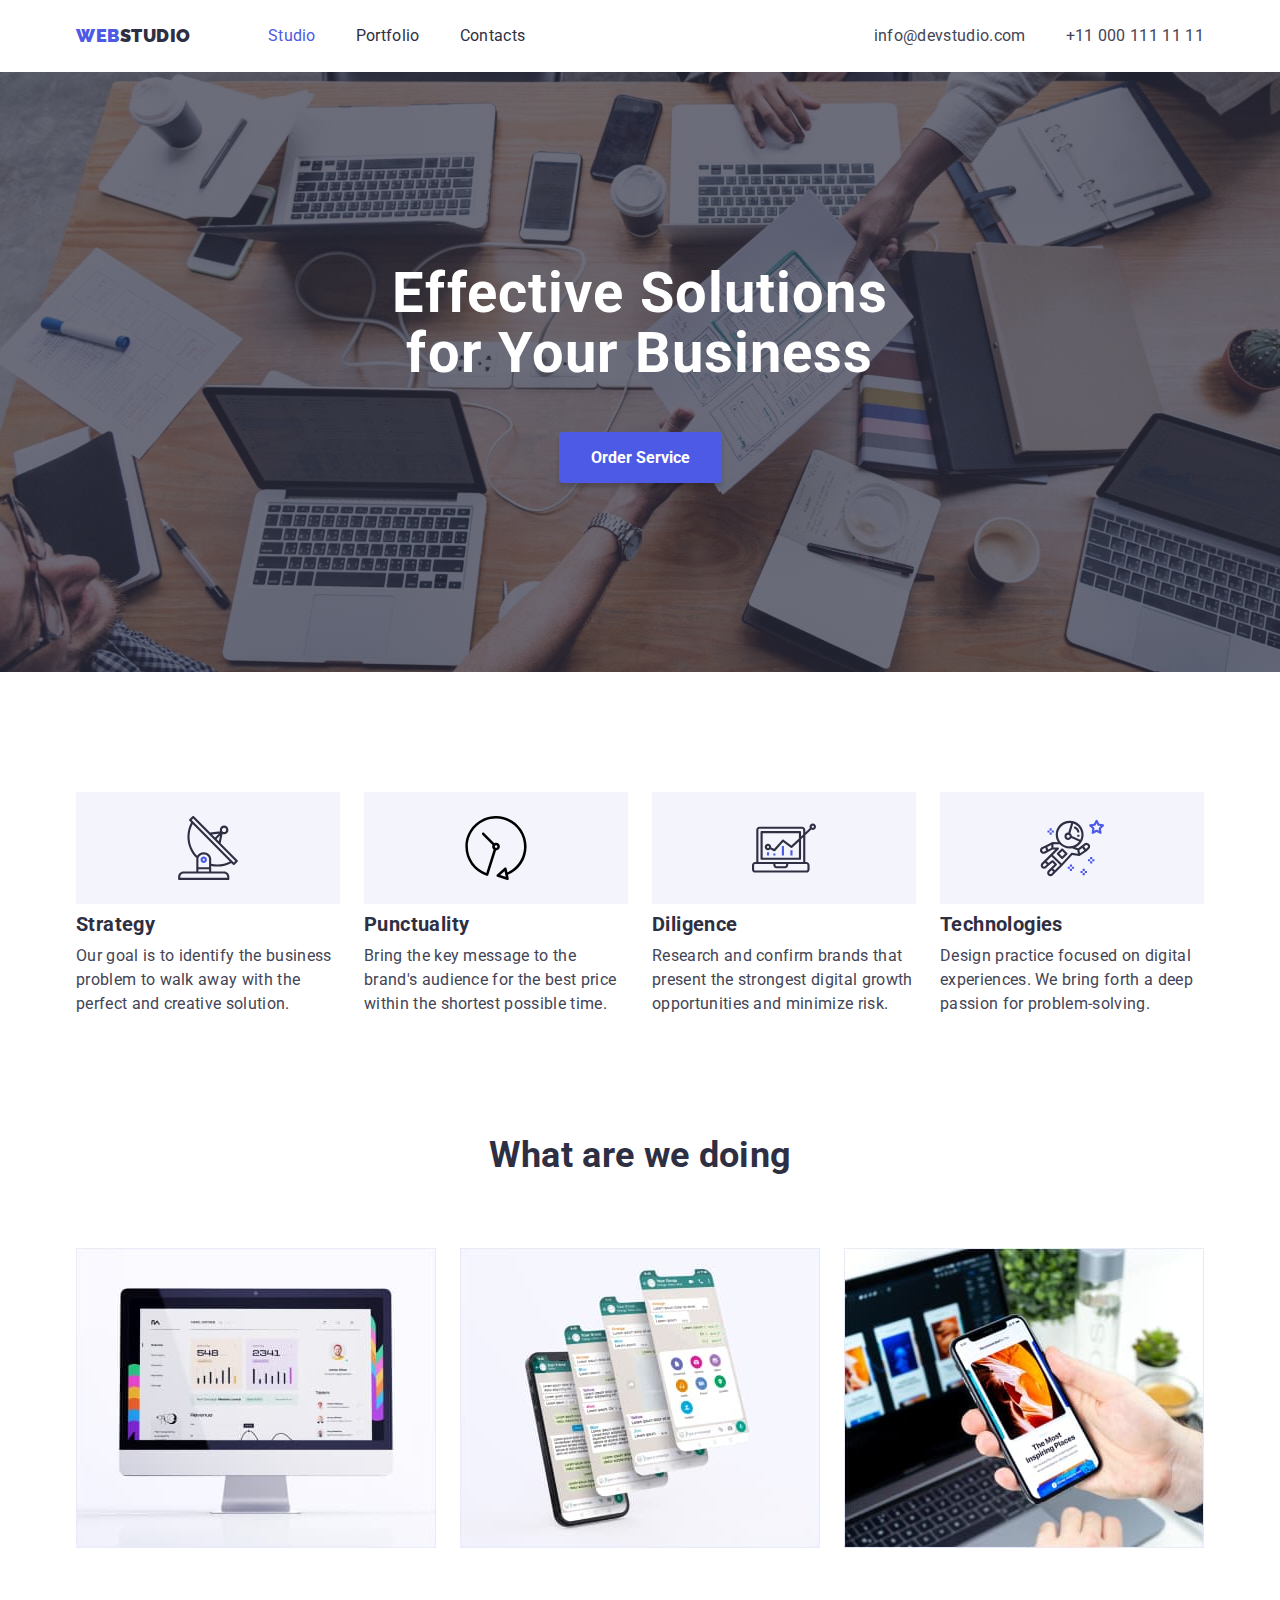
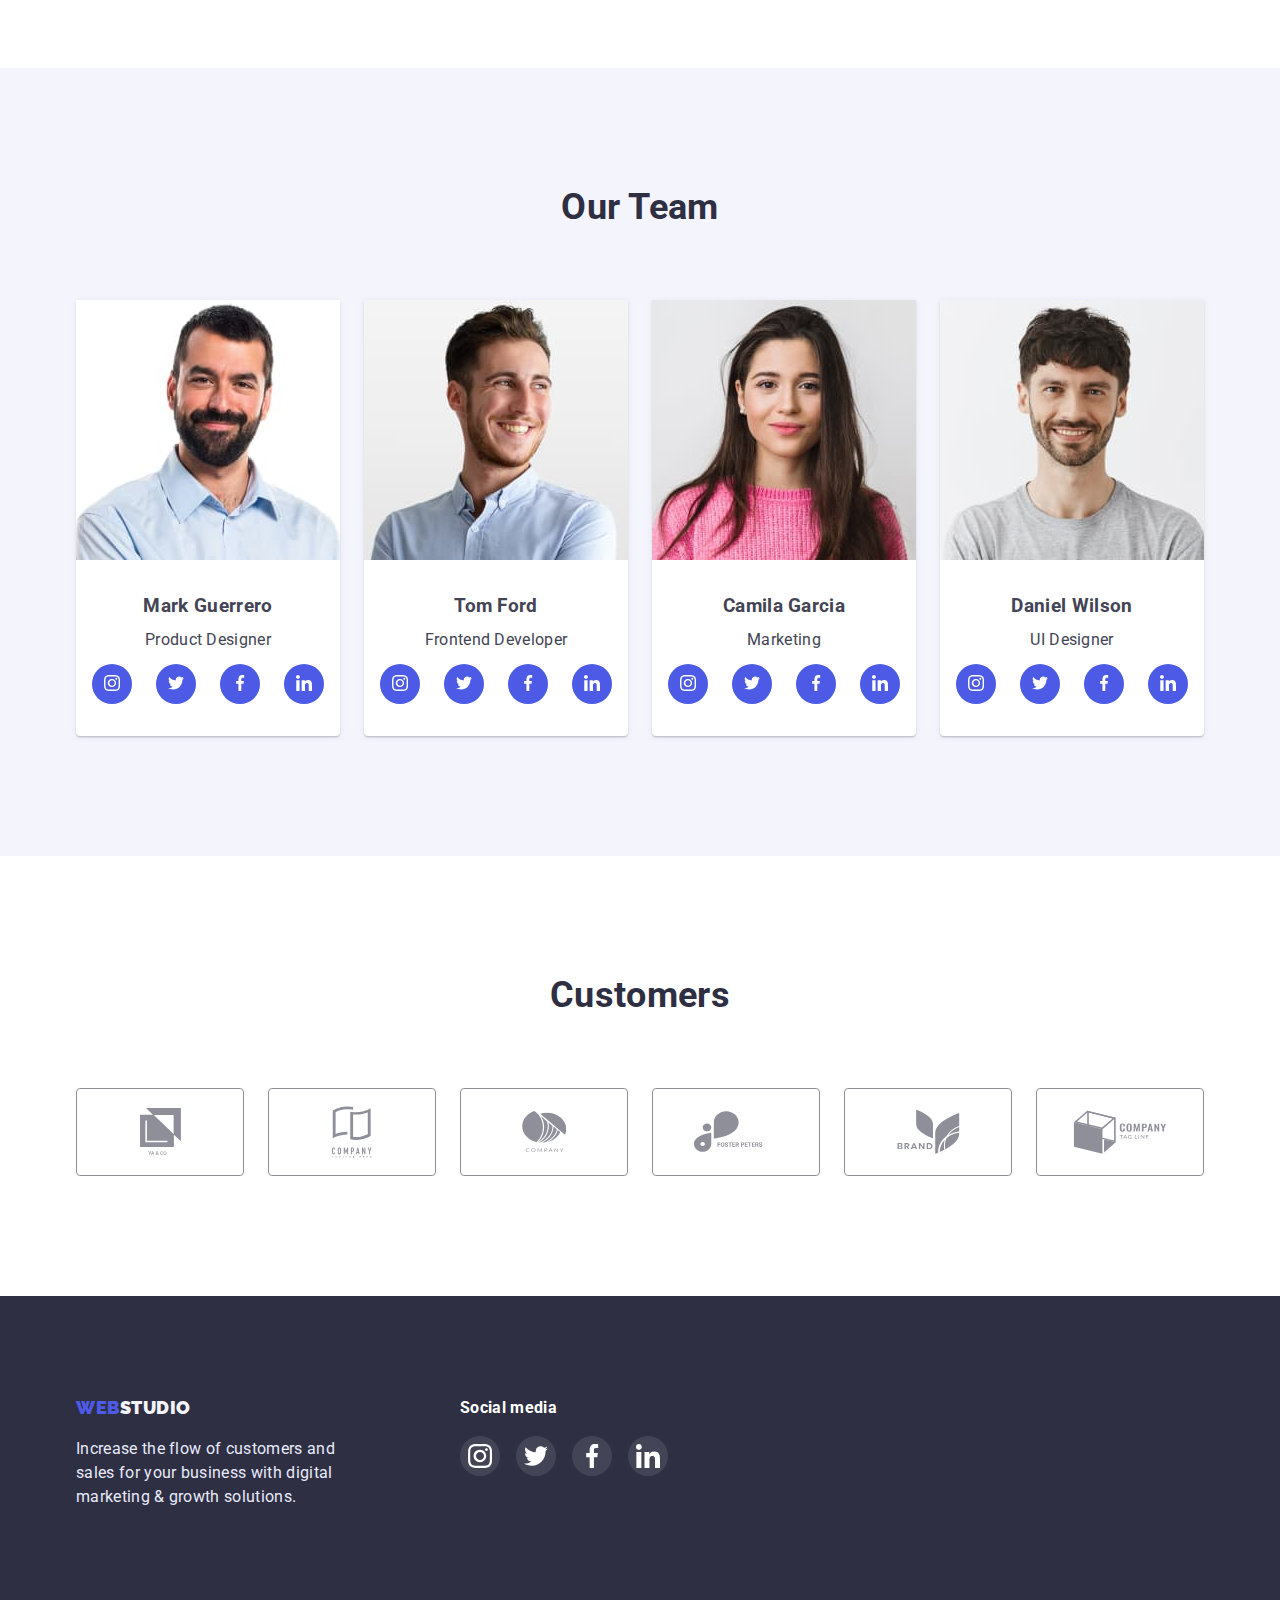
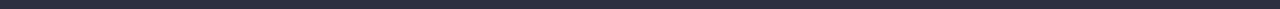
<file: index.html>
<!DOCTYPE html>
<html lang="en">
  <head>
    <meta charset="UTF-8" />
    <meta http-equiv="X-UA-Compatible" content="IE=edge" />
    <meta name="viewport" content="width=device-width, initial-scale=1.0" />
    <title>Web Studio</title>
    <link
      rel="stylesheet"
      href="https://cdnjs.cloudflare.com/ajax/libs/modern-normalize/1.1.0/modern-normalize.min.css"
    />
    <link rel="stylesheet" href="css/style.css" />
    <link rel="preconnect" href="https://fonts.googleapis.com" />
    <link rel="preconnect" href="https://fonts.gstatic.com" crossorigin />
    <link
      href="https://fonts.googleapis.com/css2?family=Raleway:wght@700&family=Roboto:wght@400;500;700;900&display=swap"
      rel="stylesheet"
    />
  </head>
  <body>
    <header class="page-header">
      <div class="container">
        <div class="main-nav">
          <nav class="site-nav">
            <a href="./index.html" class="logo"
              ><span class="iris">Web</span
              ><span class="navy-blue">Studio</span></a
            >
            <ul class="menu-nav">
              <li class="item">
                <a href="./index.html" class="link"
                  ><span class="iris">Studio</span></a
                >
              </li>
              <li class="item">
                <a href="./portfolio.html" class="link">Portfolio</a>
              </li>
              <li class="item"><a href="" class="link">Contacts</a></li>
            </ul>
          </nav>
          <ul class="auth-nav">
            <li class="item">
              <a href="mailto:info@devstudio.com" class="contacts"
                >info@devstudio.com</a
              >
            </li>
            <li class="item">
              <a href="tel:+110001111111" class="contacts">+11 000 111 11 11</a>
            </li>
          </ul>
        </div>
      </div>
    </header>
    <main>
      <section class="hero">
        <h1 class="text-hero">Effective Solutions for Your Business</h1>
        <button class="button-service" type="button">Order Service</button>
      </section>
      <section class="advantages">
        <div class="container">
          <h2 class="visually-hidden">Our advantages</h2>
          <ul class="feature-list">
            <li class="feature-point">
              <div class="feature-cloud">
                <svg class="feature-icon">
                  <use href="./images/sprite.svg#icon-antenna"></use>
                </svg>
              </div>
              <h3 class="card-title">Strategy</h3>
              <p>
                Our goal is to identify the business problem to walk away with
                the perfect and creative solution.
              </p>
            </li>
            <li class="feature-point">
              <div class="feature-cloud">
                <svg class="feature-icon">
                  <use href="./images/sprite.svg#icon-clock"></use>
                </svg>
              </div>
              <h3 class="card-title">Punctuality</h3>
              <p>
                Bring the key message to the brand's audience for the best price
                within the shortest possible time.
              </p>
            </li>
            <li class="feature-point">
              <div class="feature-cloud">
                <svg class="feature-icon">
                  <use href="./images/sprite.svg#icon-schedule"></use>
                </svg>
              </div>
              <h3 class="card-title">Diligence</h3>
              <p>
                Research and confirm brands that present the strongest digital
                growth opportunities and minimize risk.
              </p>
            </li>
            <li class="feature-point">
              <div class="feature-cloud">
                <svg class="feature-icon">
                  <use href="./images/sprite.svg#icon-astronaut"></use>
                </svg>
              </div>
              <h3 class="card-title">Technologies</h3>
              <p>
                Design practice focused on digital experiences. We bring forth a
                deep passion for problem-solving.
              </p>
            </li>
          </ul>
        </div>
      </section>
      <section class="services">
        <div class="container">
          <h2 class="section-title">What are we doing</h2>
          <ul class="doing">
            <li class="doing-item">
              <img
                src="images/img1.jpg"
                alt="monitor"
                width="360"
                height="300"
              />
            </li>
            <li class="doing-item">
              <img
                src="images/img2.jpg"
                alt="smartphone"
                width="360"
                height="300"
              />
            </li>
            <li class="doing-item">
              <img
                src="images/img3.jpg"
                alt="synchronization"
                width="360"
                height="300"
              />
            </li>
          </ul>
        </div>
      </section>
      <section class="team">
        <div class="container">
          <h2 class="section-title">Our Team</h2>
          <ul class="colleagues">
            <li class="term">
              <img
                src="images/img4.jpg"
                alt="Mark Guerrero"
                width="264"
                height="260"
              />
              <div class="colleagues-text">
                <h3 class="colleagues-title">Mark Guerrero</h3>
                <p class="team-text">Product Designer</p>
                <ul class="social">
                  <li>
                    <a
                      href="https://www.instagram.com/https://www.instagram.com/"
                      class="social-link"
                    >
                      <svg class="social-icon">
                        <use href="./images/sprite.svg#icon-instagram"></use>
                      </svg>
                    </a>
                  </li>
                  <li>
                    <a href="https://ua.linkedin.com/" class="social-link">
                      <svg class="social-icon">
                        <use
                          href="./images/sprite.svg#icon-twitter"
                          width="16"
                          height="16"
                        ></use>
                      </svg>
                    </a>
                  </li>
                  <li>
                    <a href="https://ua.linkedin.com/" class="social-link">
                      <svg class="social-icon">
                        <use href="./images/sprite.svg#icon-facebook"></use>
                      </svg>
                    </a>
                  </li>
                  <li>
                    <a href="https://ua.linkedin.com/" class="social-link">
                      <svg class="social-icon">
                        <use href="./images/sprite.svg#icon-linkedin"></use>
                      </svg>
                    </a>
                  </li>
                </ul>
              </div>
            </li>
            <li class="term">
              <img
                src="images/img5.jpg"
                alt="Tom Ford"
                width="264"
                height="260"
              />
              <div class="colleagues-text">
                <h3 class="colleagues-title">Tom Ford</h3>
                <p class="team-text">Frontend Developer</p>
                <ul class="social">
                  <li>
                    <a
                      href="https://www.instagram.com/https://www.instagram.com/"
                      class="social-link"
                    >
                      <svg class="social-icon">
                        <use href="./images/sprite.svg#icon-instagram"></use>
                      </svg>
                    </a>
                  </li>
                  <li>
                    <a href="https://ua.linkedin.com/" class="social-link">
                      <svg class="social-icon">
                        <use href="./images/sprite.svg#icon-twitter"></use>
                      </svg>
                    </a>
                  </li>
                  <li>
                    <a href="https://ua.linkedin.com/" class="social-link">
                      <svg class="social-icon">
                        <use href="./images/sprite.svg#icon-facebook"></use>
                      </svg>
                    </a>
                  </li>
                  <li>
                    <a href="https://ua.linkedin.com/" class="social-link">
                      <svg class="social-icon">
                        <use href="./images/sprite.svg#icon-linkedin"></use>
                      </svg>
                    </a>
                  </li>
                </ul>
              </div>
            </li>
            <li class="term">
              <img
                src="images/img6.jpg"
                alt="Camila Garcia"
                width="264"
                height="260"
              />
              <div class="colleagues-text">
                <h3 class="colleagues-title">Camila Garcia</h3>
                <p class="team-text">Marketing</p>
                <ul class="social">
                  <li>
                    <a
                      href="https://www.instagram.com/https://www.instagram.com/"
                      class="social-link"
                    >
                      <svg class="social-icon">
                        <use href="./images/sprite.svg#icon-instagram"></use>
                      </svg>
                    </a>
                  </li>
                  <li>
                    <a href="https://ua.linkedin.com/" class="social-link">
                      <svg class="social-icon">
                        <use href="./images/sprite.svg#icon-twitter"></use>
                      </svg>
                    </a>
                  </li>
                  <li>
                    <a href="https://ua.linkedin.com/" class="social-link">
                      <svg class="social-icon">
                        <use href="./images/sprite.svg#icon-facebook"></use>
                      </svg>
                    </a>
                  </li>
                  <li>
                    <a href="https://ua.linkedin.com/" class="social-link">
                      <svg class="social-icon">
                        <use href="./images/sprite.svg#icon-linkedin"></use>
                      </svg>
                    </a>
                  </li>
                </ul>
              </div>
            </li>
            <li class="term">
              <img
                src="images/img7.jpg"
                alt="Daniel Wilson"
                width="264"
                height="260"
              />
              <div class="colleagues-text">
                <h3 class="colleagues-title">Daniel Wilson</h3>
                <p class="team-text">UI Designer</p>
                <ul class="social">
                  <li>
                    <a
                      href="https://www.instagram.com/https://www.instagram.com/"
                      class="social-link"
                    >
                      <svg class="social-icon">
                        <use href="./images/sprite.svg#icon-instagram"></use>
                      </svg>
                    </a>
                  </li>
                  <li>
                    <a href="https://ua.linkedin.com/" class="social-link">
                      <svg class="social-icon">
                        <use href="./images/sprite.svg#icon-twitter"></use>
                      </svg>
                    </a>
                  </li>
                  <li>
                    <a href="https://ua.linkedin.com/" class="social-link">
                      <svg class="social-icon">
                        <use href="./images/sprite.svg#icon-facebook"></use>
                      </svg>
                    </a>
                  </li>
                  <li>
                    <a href="https://ua.linkedin.com/" class="social-link">
                      <svg class="social-icon">
                        <use href="./images/sprite.svg#icon-linkedin"></use>
                      </svg>
                    </a>
                  </li>
                </ul>
              </div>
            </li>
          </ul>
        </div>
      </section>
      <section class="guests">
        <div class="container-customers">
          <h2 class="section-title">Customers</h2>
          <ul class="customers">
            <li>
              <a href="" class="customers-card">
                <svg class="customers-icon" width="41" height="47">
                  <use href="./images/sprite.svg#icon-group1"></use>
                </svg>
              </a>
            </li>
            <li>
              <a href="" class="customers-card">
                <svg class="customers-icon" width="40" height="52">
                  <use href="./images/sprite.svg#icon-group6"></use>
                </svg>
              </a>
            </li>
            <li>
              <a href="" class="customers-card">
                <svg class="customers-icon" width="44" height="41">
                  <use href="./images/sprite.svg#icon-group2"></use>
                </svg>
              </a>
            </li>
            <li>
              <a href="" class="customers-card">
                <svg class="customers-icon" width="84" height="41">
                  <use href="./images/sprite.svg#icon-group3"></use>
                </svg>
              </a>
            </li>
            <li>
              <a href="" class="customers-card">
                <svg class="customers-icon" width="63" height="45">
                  <use href="./images/sprite.svg#icon-group4"></use>
                </svg>
              </a>
            </li>
            <li>
              <a href="" class="customers-card">
                <svg class="customers-icon" width="94" height="44">
                  <use href="./images/sprite.svg#icon-group5"></use>
                </svg>
              </a>
            </li>
          </ul>
        </div>
      </section>
    </main>
    <footer class="foot">
      <div class="container">
        <div class="foot-content">
          <div class="coda">
            <a href="/index.html" class="logo-daun"
              ><span class="iris">Web</span
              ><span class="foot-logo">Studio</span></a
            >
            <p class="foot-text">
              Increase the flow of customers and sales for your business with
              digital marketing & growth solutions.
            </p>
          </div>
          <div class="media">
            <h2 class="media-title">Social media</h2>
            <ul class="social-media">
              <li class="point">
                <a
                  class="media-item"
                  href="https://www.instagram.com/https://www.instagram.com/"
                >
                  <svg class="media-icon">
                    <use href="./images/sprite.svg#icon-instagram"></use>
                  </svg>
                </a>
              </li>
              <li class="point">
                <a class="media-item" href="https://twitter.com">
                  <svg class="media-icon">
                    <use href="./images/sprite.svg#icon-twitter"></use>
                  </svg>
                </a>
              </li>
              <li class="point">
                <a class="media-item" href="https://www.facebook.com">
                  <svg class="media-icon">
                    <use href="./images/sprite.svg#icon-facebook"></use>
                  </svg>
                </a>
              </li>
              <li class="point">
                <a class="media-item" href="https://ua.linkedin.com/">
                  <svg class="media-icon">
                    <use href="./images/sprite.svg#icon-linkedin"></use>
                  </svg>
                </a>
              </li>
            </ul>
          </div>
        </div>
      </div>
    </footer>
  </body>
</html>
</file>
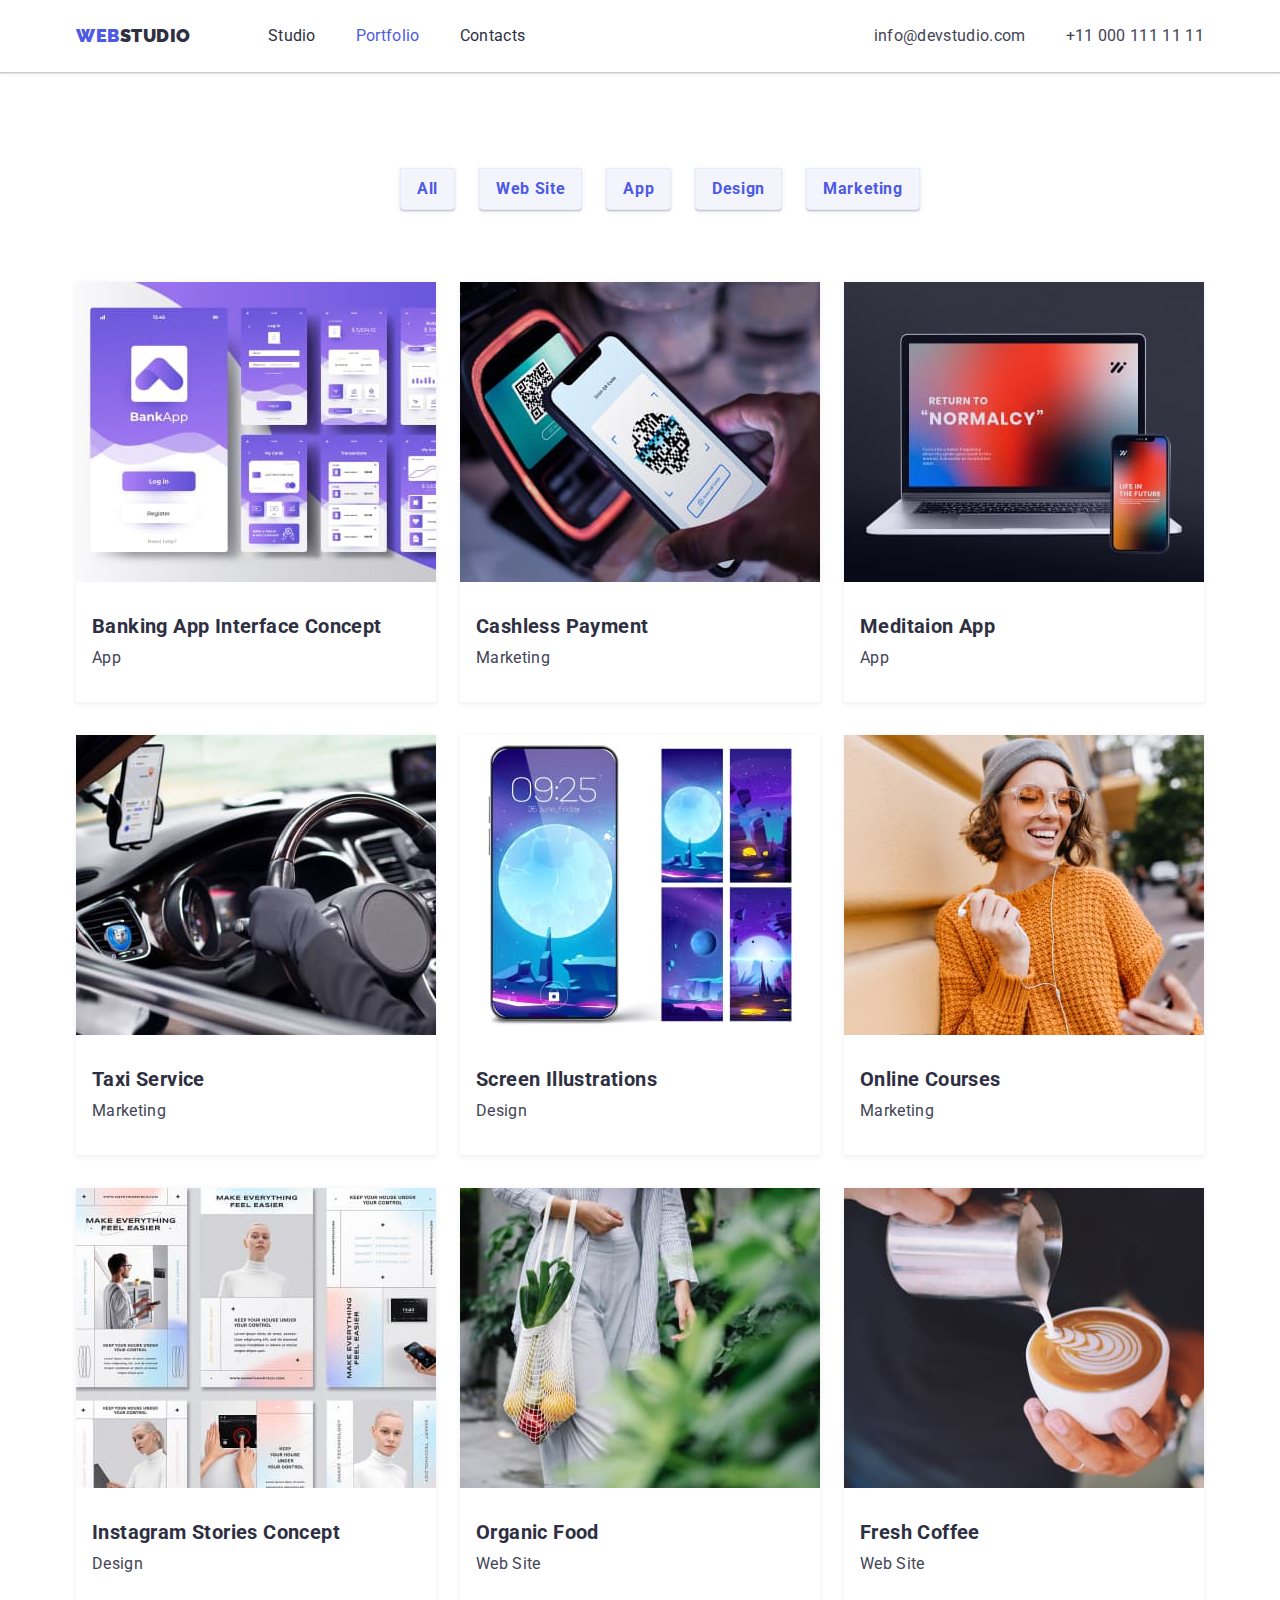
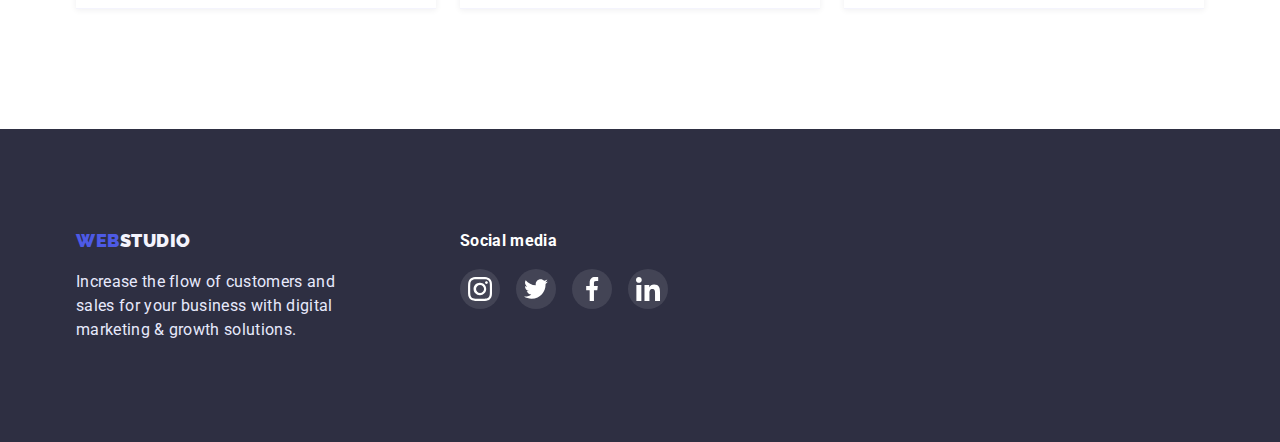
<file: portfolio.html>
<!DOCTYPE html>
<html lang="en">
  <head>
    <meta charset="UTF-8" />
    <meta http-equiv="X-UA-Compatible" content="IE=edge" />
    <meta name="viewport" content="width=device-width, initial-scale=1.0" />
    <title>Portfolio</title>
    <link rel="stylesheet" href="css/style.css" />
    <link rel="preconnect" href="https://fonts.googleapis.com" />
    <link rel="preconnect" href="https://fonts.gstatic.com" crossorigin />
    <link
      href="https://fonts.googleapis.com/css2?family=Raleway:wght@700&family=Roboto:wght@400;500;700;900&display=swap"
      rel="stylesheet"
    />
  </head>
  <body>
    <header class="page-header">
      <div class="container">
        <div class="main-nav">
          <nav class="site-nav">
            <a href="./index.html" class="logo"
              ><span class="iris">Web</span
              ><span class="navy-blue">Studio</span></a
            >
            <ul class="menu-nav">
              <li class="item">
                <a href="./index.html" class="link">Studio</a>
              </li>
              <li class="item">
                <a href="./portfolio.html" class="link"
                  ><span class="iris">Portfolio</span></a
                >
              </li>
              <li class="item"><a href="" class="link">Contacts</a></li>
            </ul>
          </nav>
          <ul class="auth-nav">
            <li class="item">
              <a href="mailto:info@devstudio.com" class="contacts"
                >info@devstudio.com</a
              >
            </li>
            <li class="item">
              <a href="tel:+110001111111" class="contacts">+11 000 111 11 11</a>
            </li>
          </ul>
        </div>
      </div>
    </header>
    <main>
      <section class="portfolio">
        <div class="container">
          <h1 class="portfolio visually-hidden">Portfolio</h1>
          <ul class="portfolio-link">
            <li class="control">
              <button class="button" type="button">All</button>
            </li>
            <li class="control">
              <button class="button" type="button">Web Site</button>
            </li>
            <li class="control">
              <button class="button" type="button">App</button>
            </li>
            <li class="control">
              <button class="button" type="button">Design</button>
            </li>
            <li class="control">
              <button class="button" type="button">Marketing</button>
            </li>
          </ul>
          <ul class="gallery">
            <li class="gallery-item">
              <div class="gallery-card">
                <img
                  src="images/img8.jpg"
                  alt="Banking interface"
                  width="360"
                />
                <div class="gallery-text">
                  <h3 class="card-title">Banking App Interface Concept</h3>
                  <p>App</p>
                </div>
              </div>
            </li>
            <li class="gallery-item">
              <div class="gallery-card">
                <img src="images/img9.jpg" alt="Cashless payment" width="360" />
                <div class="gallery-text">
                  <h3 class="card-title">Cashless Payment</h3>
                  <p>Marketing</p>
                </div>
              </div>
            </li>
            <li class="gallery-item">
              <div class="gallery-card">
                <img
                  src="images/img10.jpg"
                  alt="laptop and phone"
                  width="360"
                />
                <div class="gallery-text">
                  <h3 class="card-title">Meditaion App</h3>
                  <p>App</p>
                </div>
              </div>
            </li>
            <li class="gallery-item">
              <div class="gallery-card">
                <img src="images/img11.jpg" alt="car salon" width="360" />
                <div class="gallery-text">
                  <h3 class="card-title">Taxi Service</h3>
                  <p>Marketing</p>
                </div>
              </div>
            </li>
            <li class="gallery-item">
              <div class="gallery-card">
                <img src="images/img12.jpg" alt="phone themes" width="360" />
                <div class="gallery-text">
                  <h3 class="card-title">Screen Illustrations</h3>
                  <p>Design</p>
                </div>
              </div>
            </li>
            <li class="gallery-item">
              <div class="gallery-card">
                <img
                  src="images/img13.jpg"
                  alt="girl with a smartphone"
                  width="360"
                />
                <div class="gallery-text">
                  <h3 class="card-title">Online Courses</h3>
                  <p>Marketing</p>
                </div>
              </div>
            </li>
            <li class="gallery-item">
              <div class="gallery-card">
                <img
                  src="images/img14.jpg"
                  alt="Instagram Stories"
                  width="360"
                />
                <div class="gallery-text">
                  <h3 class="card-title">Instagram Stories Concept</h3>
                  <p>Design</p>
                </div>
              </div>
            </li>
            <li class="gallery-item">
              <div class="gallery-card">
                <img src="images/img15.jpg" alt="Food" width="360" />
                <div class="gallery-text">
                  <h3 class="card-title">Organic Food</h3>
                  <p>Web Site</p>
                </div>
              </div>
            </li>
            <li class="gallery-item">
              <div class="gallery-card">
                <img src="images/img16.jpg" alt="Cup of coffee" width="360" />
                <div class="gallery-text">
                  <h3 class="card-title">Fresh Coffee</h3>
                  <p>Web Site</p>
                </div>
              </div>
            </li>
          </ul>
        </div>
      </section>
    </main>
    <footer class="foot">
      <div class="container">
        <div class="foot-content">
          <div class="coda">
            <a href="/index.html" class="logo-daun"
              ><span class="iris">Web</span
              ><span class="foot-logo">Studio</span></a
            >
            <p class="foot-text">
              Increase the flow of customers and sales for your business with
              digital marketing & growth solutions.
            </p>
          </div>
          <div class="media">
            <h2 class="media-title">Social media</h2>
            <ul class="social-media">
              <li class="point">
                <a
                  class="media-item"
                  href="https://www.instagram.com/https://www.instagram.com/"
                >
                  <svg class="media-icon">
                    <use href="./images/sprite.svg#icon-instagram"></use>
                  </svg>
                </a>
              </li>
              <li class="point">
                <a class="media-item" href="https://twitter.com">
                  <svg class="media-icon">
                    <use href="./images/sprite.svg#icon-twitter"></use>
                  </svg>
                </a>
              </li>
              <li class="point">
                <a class="media-item" href="https://www.facebook.com">
                  <svg class="media-icon">
                    <use href="./images/sprite.svg#icon-facebook"></use>
                  </svg>
                </a>
              </li>
              <li class="point">
                <a class="media-item" href="https://ua.linkedin.com/">
                  <svg class="media-icon">
                    <use href="./images/sprite.svg#icon-linkedin"></use>
                  </svg>
                </a>
              </li>
            </ul>
          </div>
        </div>
      </div>
    </footer>
  </body>
</html>
</file>
<file: css/style.css>
html {
  box-sizing: border-box;
}

 *, *::before, *::after {
  box-sizing: inherit;
}

h1,
h2,
h3,
h4,
h5,
h6,
p {
  margin: 0;
}

:root {
  --color-text: #434455;
  --color-primary-brand: #4D5AE5;
  --color-dark: #2E2F42;
  --color-white: #ffffff;
  --color-light: #F4F4FD;
  --color-accent: #E7E9FC;
  --light-slate: #8E8F99;
  --color-green: #31D0AA;
}

body {
  font-family: "Roboto", sans-serif;
  font-size: 16px;
  line-height: 1.5;
  letter-spacing: 0.02em;
  color: var(--color-text);
  margin: 0;
}

img {
  display: block;
}

.list {
  padding: 0;
  margin: 0;
  list-style: none;
}

.container {
  margin-left: auto;
  margin-right: auto;
  width: 1158px;
  padding-left: 15px;
  padding-right: 15px;
}

/* HEADER */
.page-header {
  box-shadow: 0px 2px 1px rgba(46, 47, 66, 0.08), 0px 1px 1px rgba(46, 47, 66, 0.16), 0px 1px 6px rgba(46, 47, 66, 0.08);
}

.main-nav {
  display: flex;
  align-items: center;
  justify-content: flex-end;
}

.site-nav {
  display: flex;
}

.menu-nav {
  padding: 0;
  display: flex;
  margin: 0;
}

.menu-nav .item:not(:last-child) {
  margin-right: 40px;
}

.menu-nav .link {
  font-weight: 400;
  font-size: 16px;
  line-height: 1.5;
  letter-spacing: 0.02em;
  color: var(--color-dark);
  text-decoration: none;
  display: block;
  padding-top: 24px;
  padding-bottom: 24px;
}

.auth-nav {
  padding: 0;
  margin: 0;
  display: flex;
  margin-left: auto;
}

.auth-nav .item+.item {
  margin-left: 40px;
} 

.logo {
  font-family: "Raleway", sans-serif;
  font-style: normal;
  font-weight: 900;
  font-size: 18px;
  line-height: 1.33;
  letter-spacing: 0.03em;
  text-decoration: none;
  text-transform: uppercase;
  margin-right: 77px;
  text-align: center;
  padding-top: 24px;
}

/* feature */
ul {
  list-style-type: none;
}

.feature-list {
  width: 264px;
display: flex;
  margin: 0;
  padding: 0;
  justify-content: space-between;
}

.feature-ite {
  width: 264px;
}

.feature-point {
  width: 264px;
  margin-right: 24px;
}

.feature-icon {
  width: 64px;
  height: 64px;
}

.feature-cloud {
  display: flex;
  justify-content: center;
  align-items: center;
  width: 264px;
  height: 112px;
  background-color: var(--color-light);
  margin-bottom: 8px;
  border: none;
  padding: 0;
}

/* -------------------------------------------------- */
.doing {
  display: flex;
  margin: 0;
  padding: 0;
  justify-content: space-between;
}

.colleagues {
  display: flex;
  justify-content: space-between;
  padding: 0;
  margin: 0;

  text-align: center;
}

.team-text {
  margin-bottom: 12px;
}

.social {
  display: flex;
  padding: 0px;
  margin: 0;
  list-style: none;
  align-items: center;
  justify-content: center;
  gap: 24px;
}

.posicion {
  padding: 0;
  margin: 0;
}

.social-link {
  display: block;
  padding: 10px;
  border: none;
  width: 40px;
  height: 40px;
  background-color: var(--color-primary-brand);
  border-radius: 50%;
}

.social-icon {
  
width: 16px;
height: 16px;
fill: var(--color-white);
}

.social-card {
  display: flex;
  justify-content: center;
  align-items: center;
  border: 1px solid var(--light-slate);
  border-radius: 25px;
  width: 40px;
  height: 40px;
  padding: 0;
  fill: var(--light-slate);
}

.social-link:hover,
.social-link:focus {
  background-color: var(--color-green);
}

.colleagues-title {
  margin-bottom: 8px;
}

.colleagues-text {
  padding: 32px 16px;
}

.term {
  background-color: var(--color-white);
  box-shadow: 0px 1px 6px rgba(46, 47, 66, 0.08), 0px 1px 1px rgba(46, 47, 66, 0.16), 0px 2px 1px rgba(46, 47, 66, 0.08);
    border-radius: 0px 0px 4px 4px;
}

.guests {
  padding: 120px 0;
}

.container-customers {
  margin-left: auto;
  margin-right: auto;
  width: 1158px;
  padding-left: 15px;
  padding-right: 15px;
}

.customers {
  display: flex;
  padding: 0;
  margin: 0;
  gap: 24px;
}

.customers-card {
  display: flex;
  justify-content: center;
  align-items: center;
  border: 1px solid var(--light-slate);
  border-radius: 4px;
  width: 168px;
  height: 88px;
  padding: 0;
  fill: var(--light-slate);
}

.customers-card:hover,
.customers-card:focus {
fill: var(--color-primary-brand);
border-color: var(--color-primary-brand);
}
/* -------------------------------------------- */
.link:hover,
.link:focus {
  color: var(--color-primary-brand);
}

.link:active {
  color: var(--color-primary-brand);
}

.iris {
  color: var(--color-primary-brand);
}

.navy-blue {
  color: var(--color-dark);
}

.contacts {
  display: flex;
  color: var(--color-text);
  text-decoration: none;
}

.contacts:hover,
.contacts:focus {
  color: var(--color-primary-brand);
}

/* HERO */
.hero {
  background-color: var(--color-dark);
  background-image: linear-gradient(to right, 
  rgba(46, 47, 66, 0.7), rgba(46, 47, 66, 0.7)), url(../images/img17.jpg);
  text-align: center;
  padding-top: 192px;
  padding-bottom: 192px;
  height: 600px;
  margin: 0 auto;
  max-width: 1440px;
}

.text-hero {
  max-width: 496px;
  margin: 0 auto;
  font-weight: 700;
  font-size: 56px;
  line-height: 1.07;
  letter-spacing: 0.02em;
  color: var(--color-white);
  margin-bottom: 48px;
}

.advantages {
  padding-top: 120px;
}

.services {
  padding: 120px 0;
}

.visually-hidden {
  position: absolute;
  white-space: nowrap;
  width: 1px;
  height: 1px;
  overflow: hidden;
  border: 0;
  padding: 0;
  clip: rect(0 0 0 0);
  clip-path: inset(50%);
  margin: -1px;
}

.button {
  background-color: var(--color-light);
  border: 1px solid var(--color-accent);
  border-radius: 4px;
  font-family: "Roboto", sans-serif;
  font-weight: 700;
  font-size: 16px;
  line-height: 1.5;
  letter-spacing: 0.04em;
  color: var(--color-primary-brand);
  cursor: pointer;
  padding: 8px 16px;
  box-shadow: 0px 1px 6px rgba(46, 47, 66, 0.08), 0px 1px 1px rgba(46, 47, 66, 0.16), 0px 2px 1px rgba(46, 47, 66, 0.08);
    border-radius: 0px 0px 4px 4px;
}

.button:hover,
.button:focus {
  background-color: var(--color-primary-brand);
  border: 1px solid transparent;
  color: var(--color-white);
  box-shadow: 0px 3px 1px rgba(0, 0, 0, 0.1), 0px 2px 1px rgba(0, 0, 0, 0.08), 0px 2px 2px rgba(0, 0, 0, 0.12);
    border-radius: 4px;
}

.button-service {
  background-color: var(--color-primary-brand);
  box-shadow: 0px 4px 4px rgba(0, 0, 0, 0.15);
  border: none;
  border-radius: 4px;
  font-family: "Roboto", sans-serif;
  font-weight: 700;
  font-size: 16px;
  line-height: 1.2;
  color: var(--color-white);
  cursor: pointer;
  padding: 16px 32px;
  gap: 10px;
}

.button-service:hover,
.button-service:focus {
  background-color: var(--color-primary-brand);
  box-shadow: 0px 1px 6px rgba(46, 47, 66, 0.08), 0px 1px 1px rgba(46, 47, 66, 0.16), 0px 2px 1px rgba(46, 47, 66, 0.08);
  border-radius: 4px;
}

.button-service:active {
  background-color: #404BBF;
  box-shadow: 0px 4px 4px rgba(0, 0, 0, 0.15);
  border-radius: 4px;
}

.card-title {
  font-weight: 700;
  font-size: 20px;
  line-height: 1.2;
  letter-spacing: 0.02em;
  color: var(--color-dark);
  margin-top: 0px;
  margin-bottom: 8px;
}

.section-title {
  font-weight: 700;
  font-size: 36px;
  line-height: 1.11;
  text-align: center;
  color: var(--color-dark);
  margin-bottom: 72px;
}

.team {
  background-color: var(--color-light);
  padding-top: 120px;
  padding-bottom: 120px;
}

/* footer */

.foot {
  background-color: var(--color-dark);
  padding-top: 100px;
  padding-bottom: 100px;
}

.foot-content {
  display: flex;
}

.social-media {
  width: 208px;
  height: 40px;
  display: flex;
  justify-content: space-between;
  padding: 0;
  margin: 0;
}

.media-title{
    font-size: 16px;
    line-height: 1.5;
    letter-spacing: 0.02em;
    color: var(--color-white);
    margin-bottom: 16px;
}


.media-item {
  display: block;
  padding: 8px;
  border: none;
  width: 40px;
  height: 40px;
  background-color: var(--color-text);
  border-radius: 25px;
}

.media-icon {
  width: 24px;
  height: 24px;
  fill: var(--color-white);
}

.media-item:hover,
.media-item:focus {
  background-color: var(--color-green);
}

.foot-logo {
  font-family: 'Raleway';
  font-weight: 900;
  font-size: 18px;
  line-height: 1.17;
  letter-spacing: 0.03em;
  color: var(--color-light);
}

.foot-text {
  color: var(--color-accent);
  margin-top: 16px;
}

.logo-daun {
  font-family: "Raleway", sans-serif;
  font-style: normal;
  font-weight: 900;
  font-size: 18px;
  line-height: 1.33;
  letter-spacing: 0.03em;
  text-decoration: none;
  text-transform: uppercase;
  margin-bottom: 24px;
}

.coda {
  width: 264px;
  margin-right: 120px;
}

/* Portfolio */

.portfolio {
  padding-top: 96px;
  padding-bottom: 120px;
}

.portfolio-link {
  display: flex;
  justify-content: center;
  margin-top: 0;
  margin-bottom: 72px;
}

.control:not(:last-child) {
  margin-right: 24px;
}

.gallery {
  display: flex;
  flex-wrap: wrap;
  column-gap: 24px;
  row-gap: 32px;
  margin-top: 0;
  margin-bottom: 0;
  padding: 0;
}

.gallery-item {
  flex-basis: calc((100% - 48px) / 3);
}

.gallery-text {
  padding-top: 32px;
  padding-bottom: 32px;
  padding-left: 16px;
}

.gallery-card {
  background-color: var(--color-white);
  border-bottom: 0.5px solid var(--color-light);
  box-shadow: 0px 1px 6px rgba(46, 47, 66, 0.08);
}

.gallery-card:hover,
.gallery-card:focus {
box-shadow: 0px 1px 6px rgba(46, 47, 66, 0.08), 0px 1px 1px rgba(46, 47, 66, 0.16), 0px 2px 1px rgba(46, 47, 66, 0.08);
}
</file>
